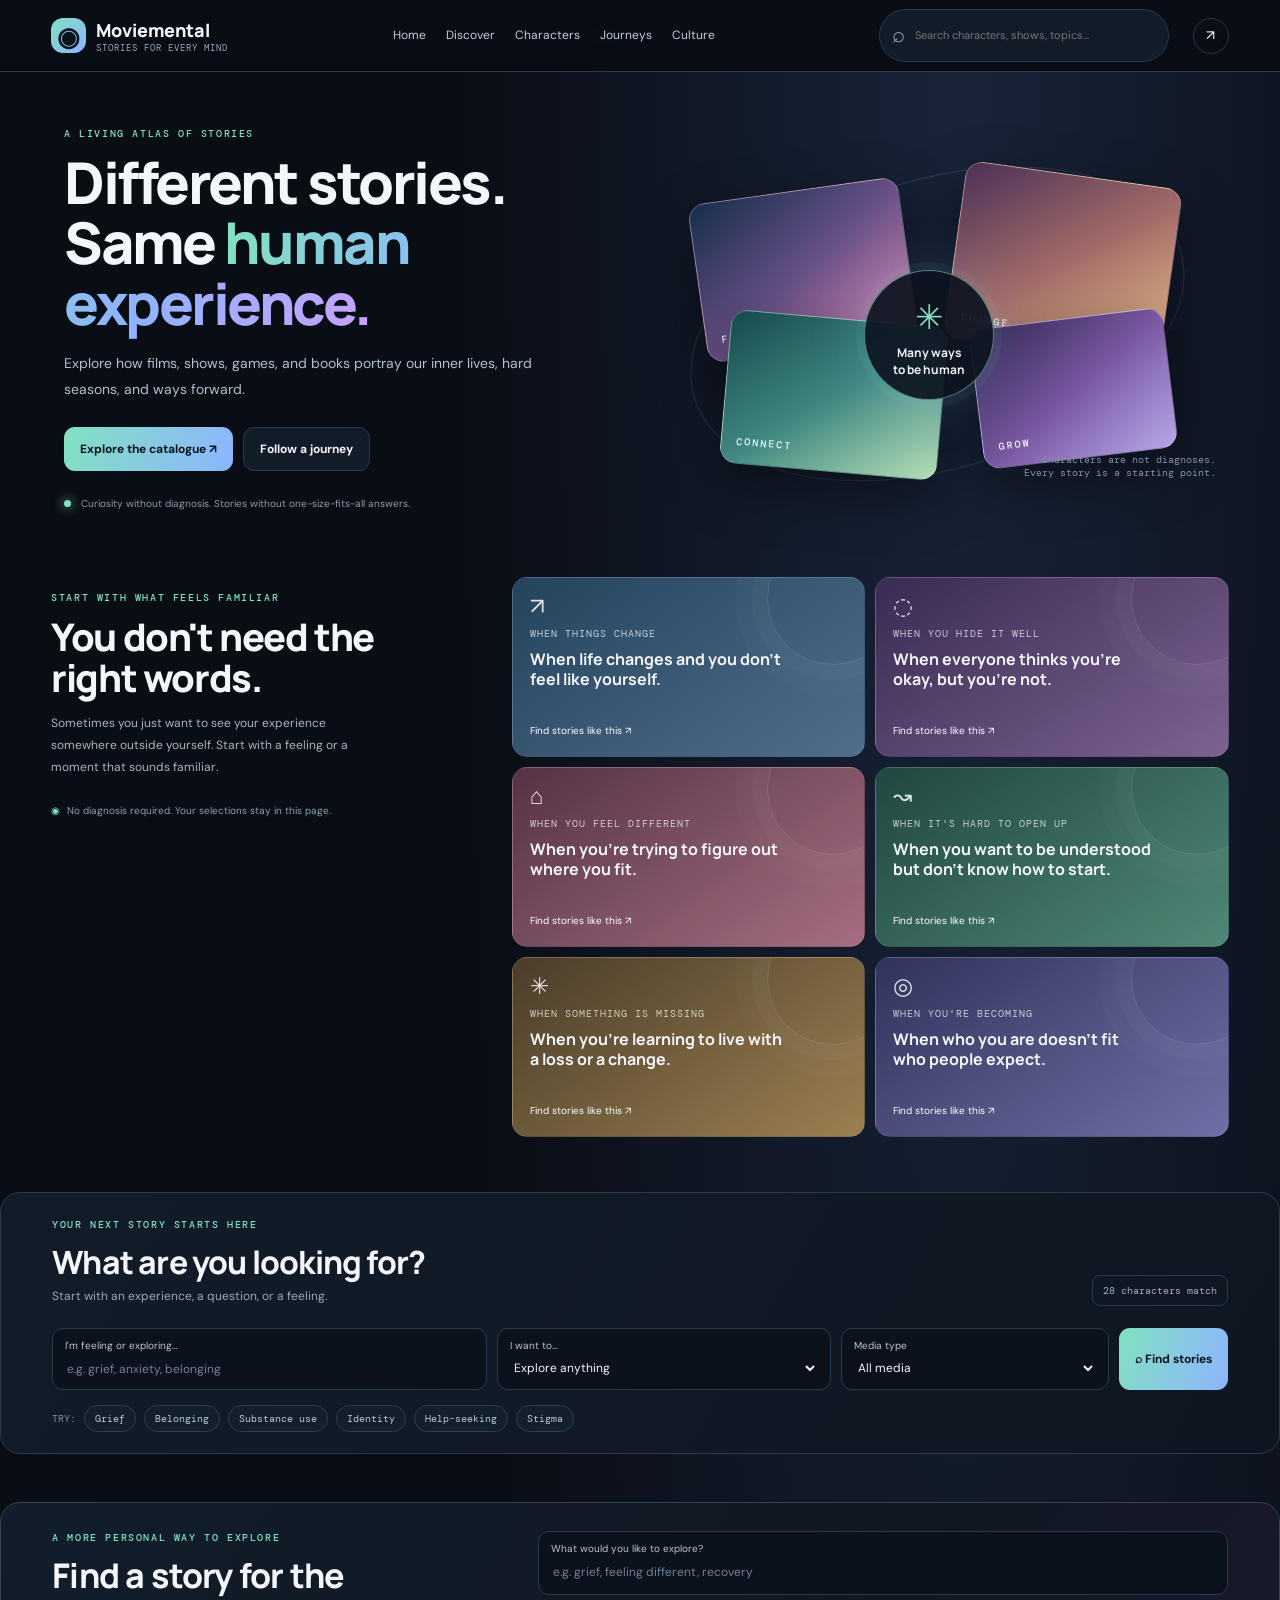
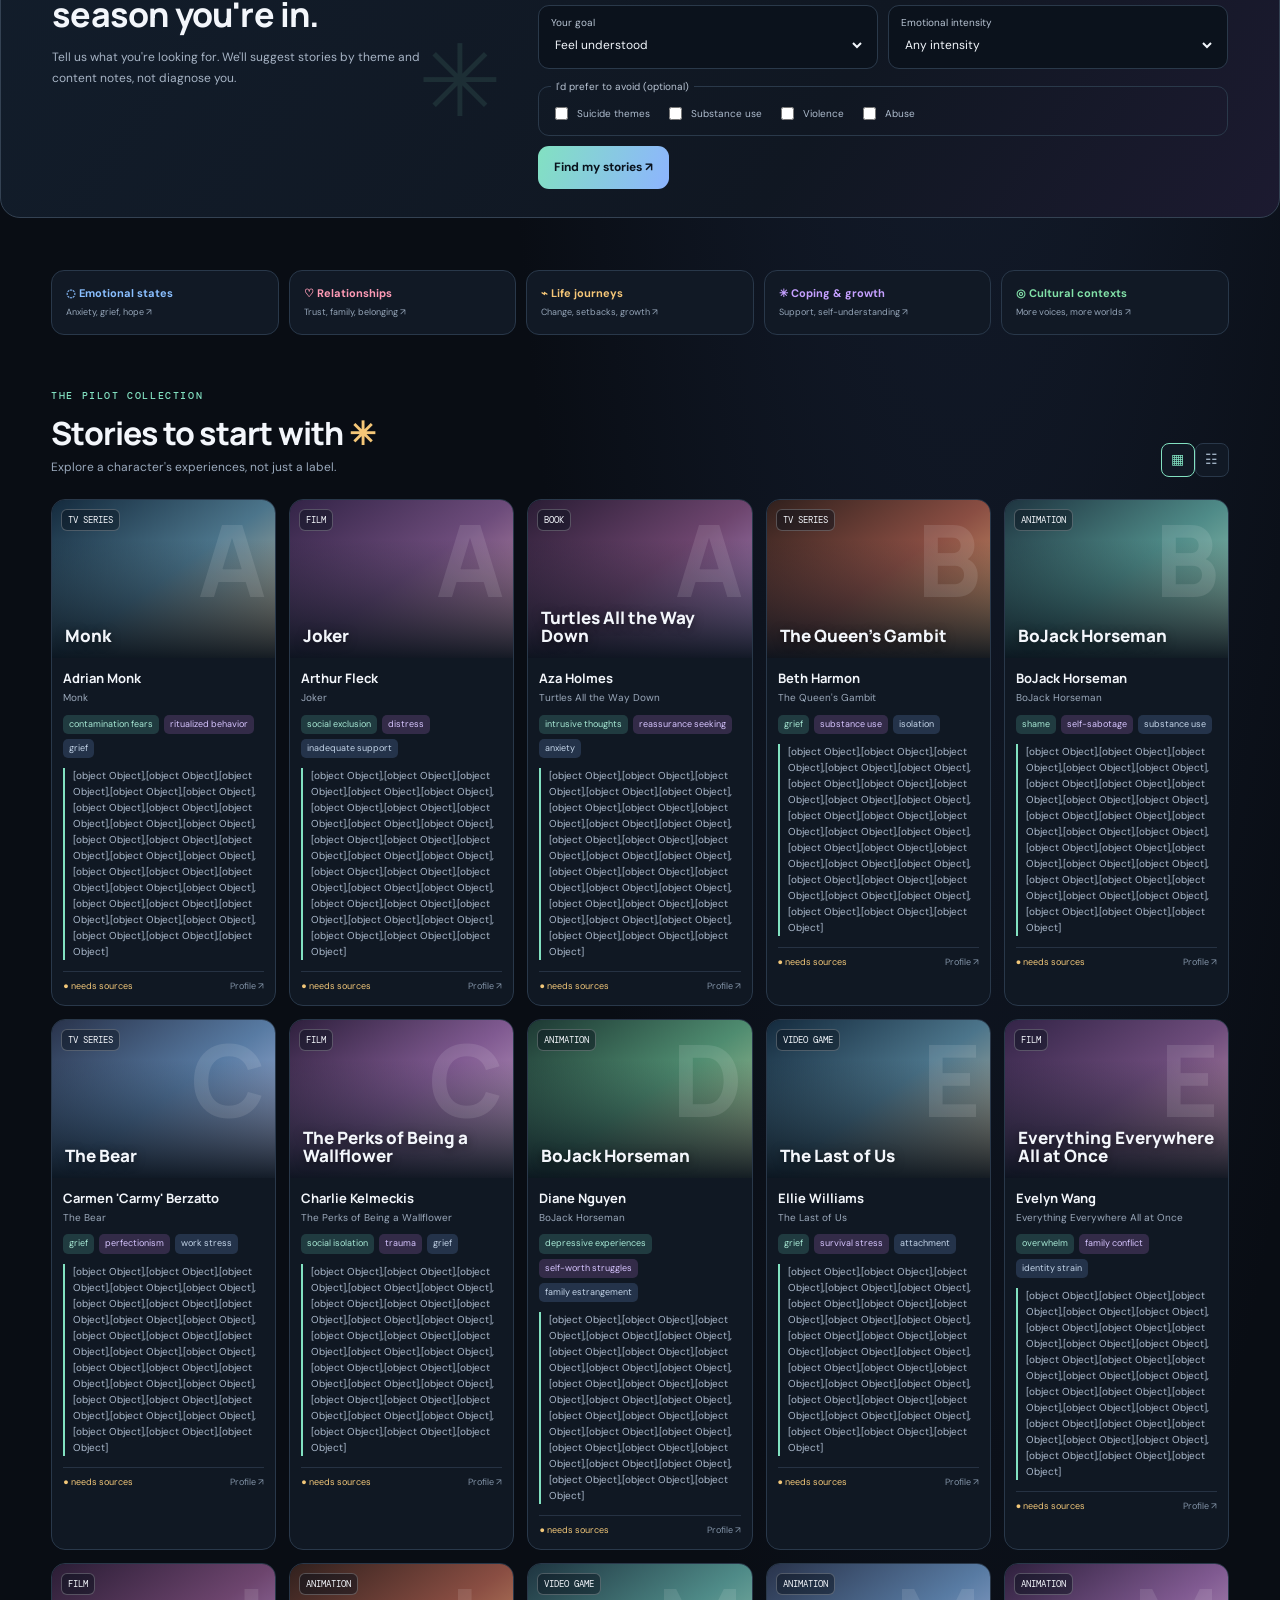
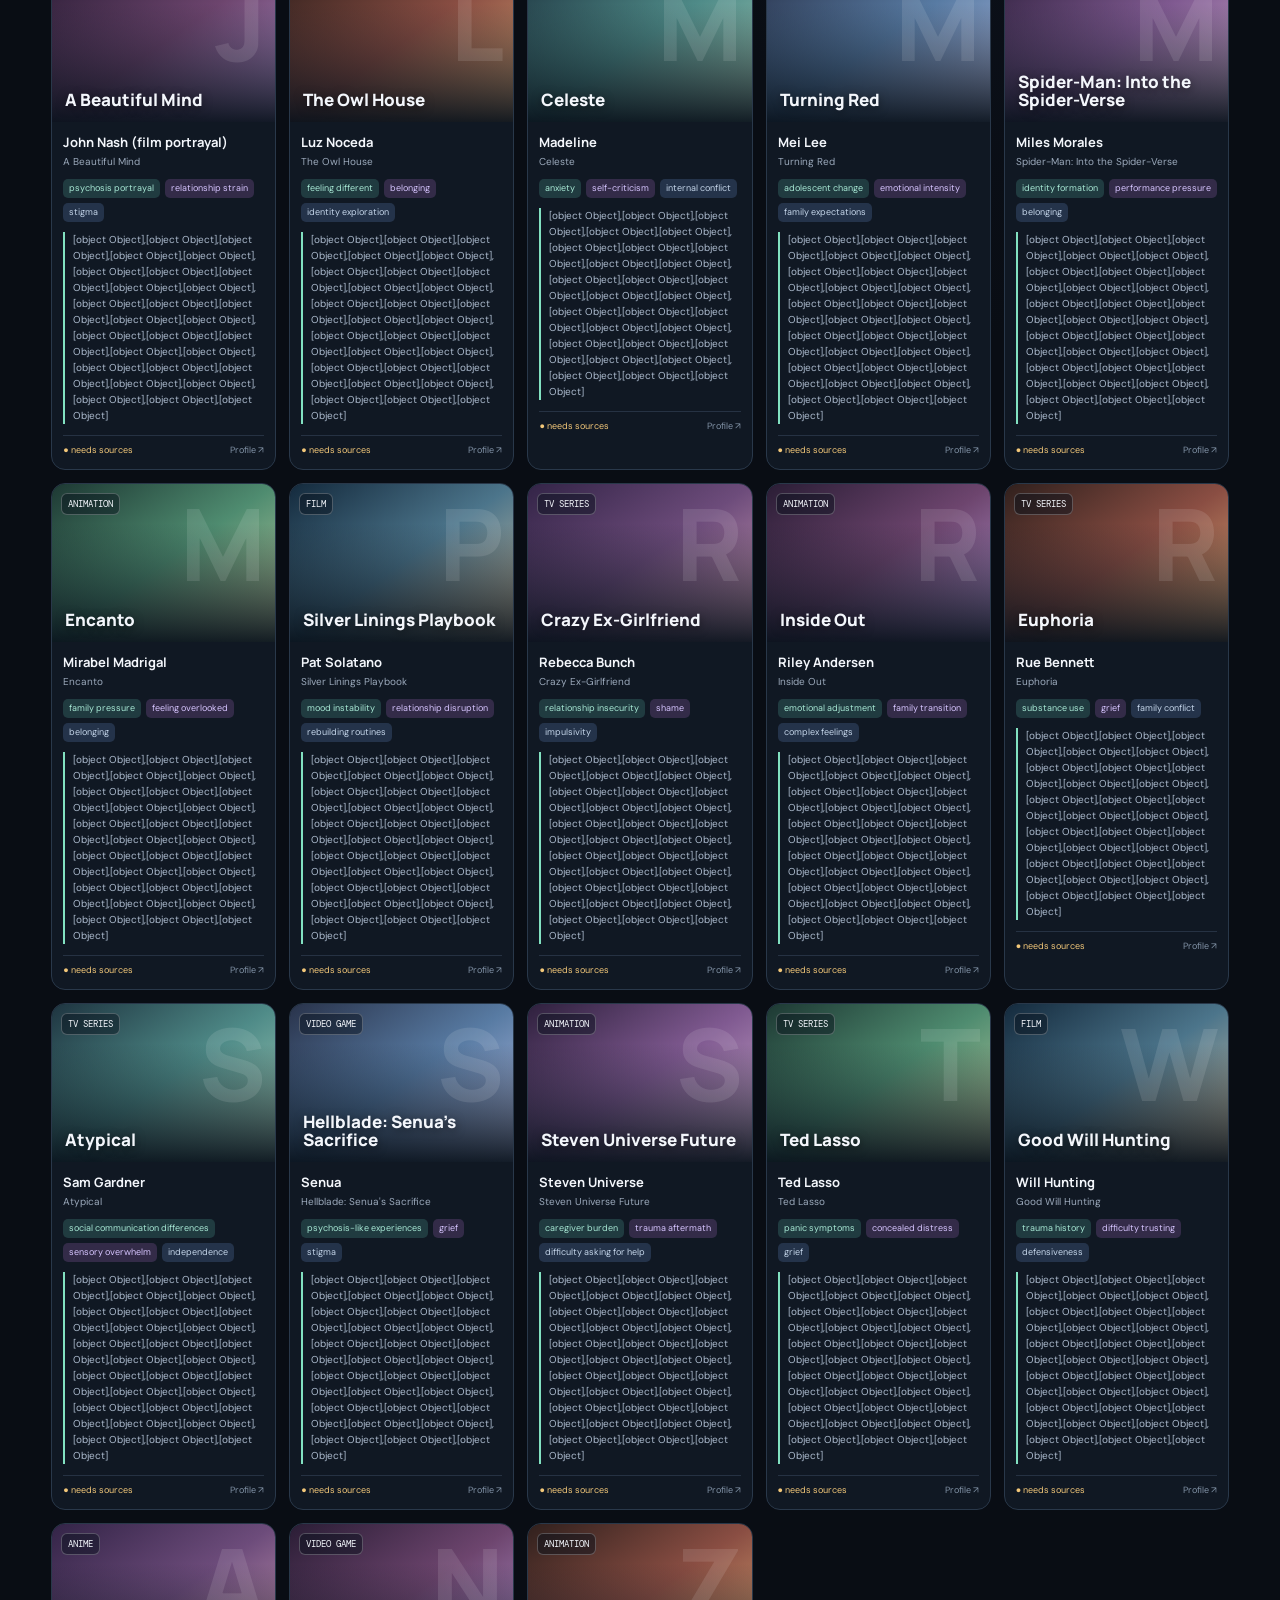
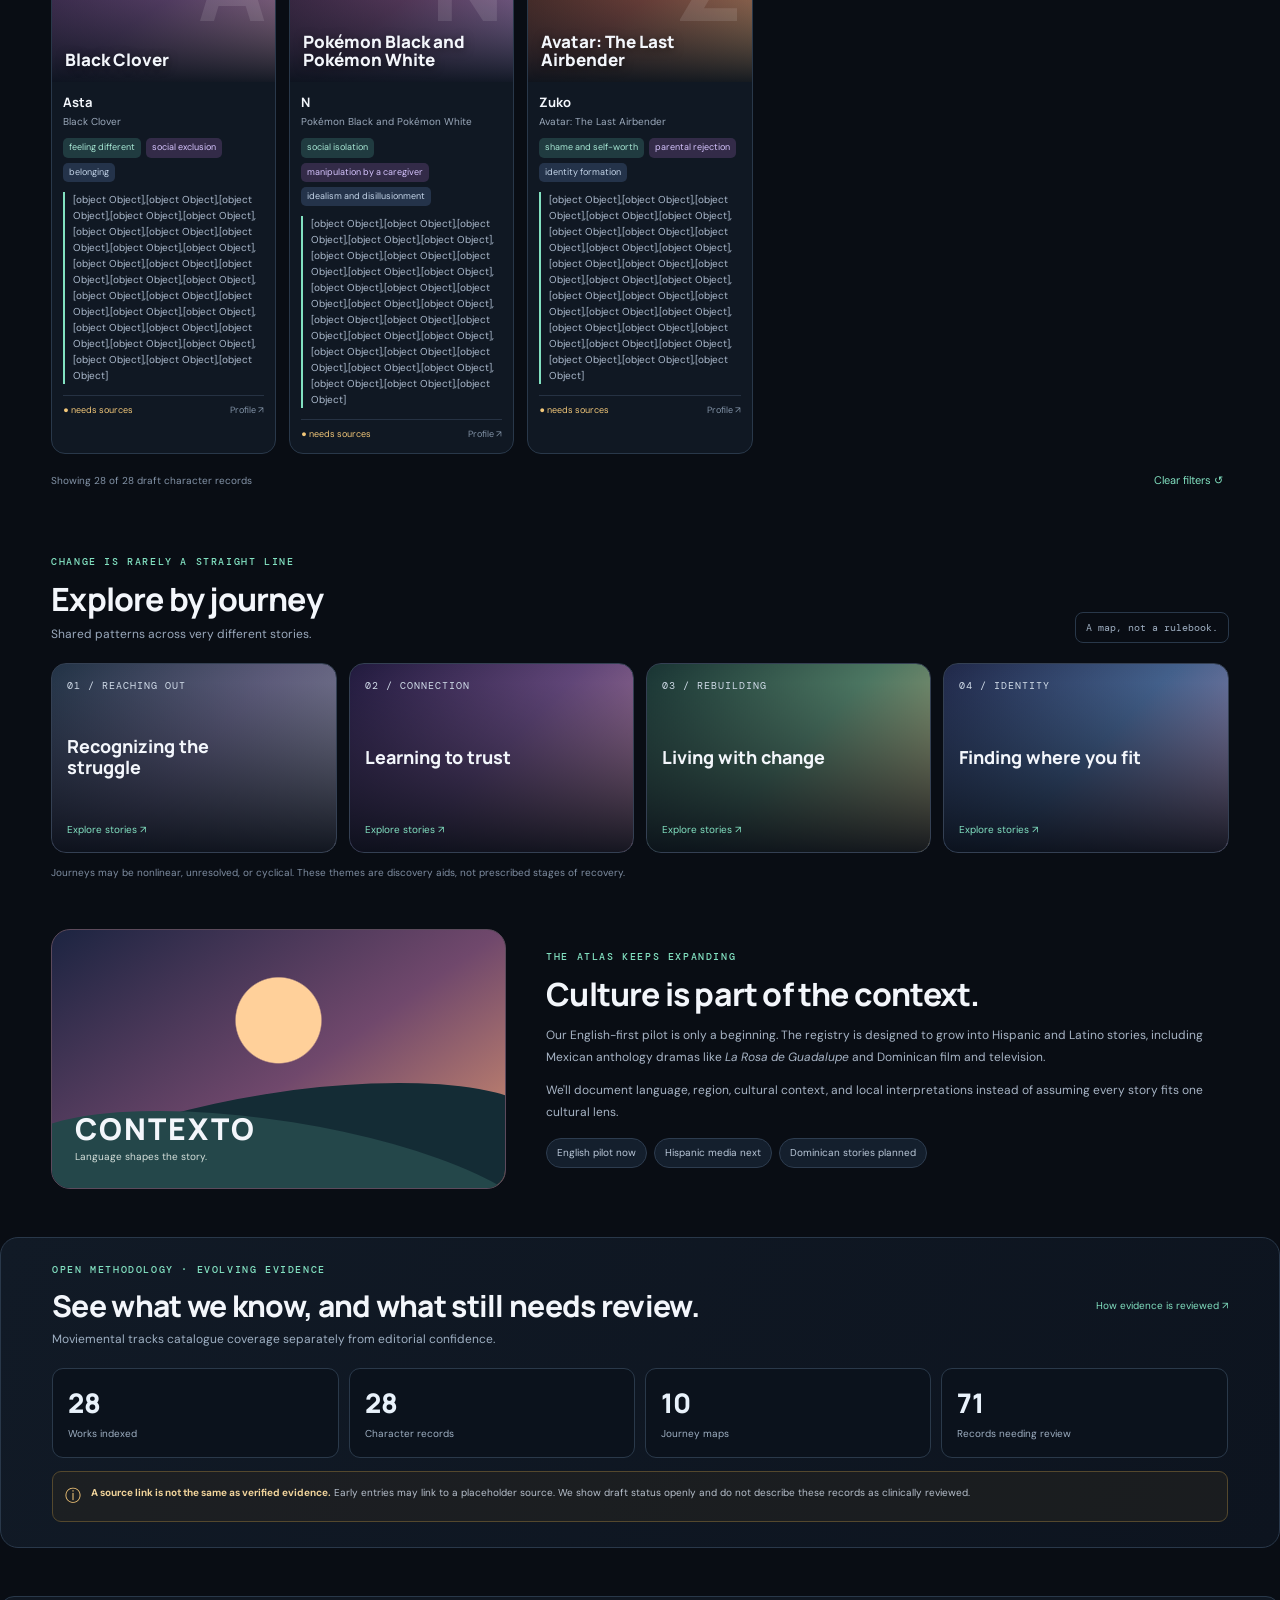
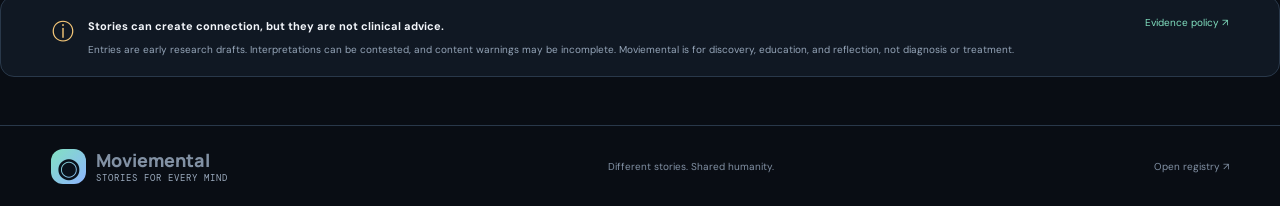
<file: index.html>
<!doctype html><html lang="en"><head><meta charset="utf-8"><meta name="viewport" content="width=device-width,initial-scale=1"><meta name="theme-color" content="#090d14"><meta name="description" content="A psychological media atlas for characters, experiences, and life journeys."><title>Moviemental — Stories for every mind</title><link rel="stylesheet" href="assets/css/site.css"></head><body>
<a class="skip" href="#main">Skip to content</a><header class="nav"><a class="brand" href="#home"><span class="logo">◉</span><span>Moviemental<small>STORIES FOR EVERY MIND</small></span></a><nav id="navlinks"><a href="#home">Home</a><a href="#discover">Discover</a><a href="#characters">Characters</a><a href="#journeys">Journeys</a><a href="#culture">Culture</a></nav><label class="global-search">⌕ <input id="global-search" placeholder="Search characters, shows, topics…" aria-label="Search"></label><a class="github" href="https://github.com/Luisv8181/moviemental" aria-label="GitHub repository">↗</a><button class="menu" id="menu">☰</button></header>
<main id="main"><section class="hero" id="home"><div class="hero-copy"><p class="eyebrow">A living atlas of stories</p><h1>Different stories.<br>Same <em>human experience.</em></h1><p class="lead">Explore how films, shows, games, and books portray our inner lives, hard seasons, and ways forward.</p><div class="actions"><a class="button primary" href="#discover">Explore the catalogue ↗</a><a class="button" href="#journeys">Follow a journey</a></div><p class="note"><i></i> Curiosity without diagnosis. Stories without one-size-fits-all answers.</p></div><div class="art"><div class="orbit"></div><div class="tile t1">FEEL</div><div class="tile t2">CHANGE</div><div class="tile t3">CONNECT</div><div class="tile t4">GROW</div><div class="core">✳<small>Many ways<br>to be human</small></div><p class="art-note">Characters are not diagnoses.<br>Every story is a starting point.</p></div></section>
<section class="recognition" id="recognition"><div class="recognition-intro"><p class="eyebrow">Start with what feels familiar</p><h2>You don't need the right words.</h2><p>Sometimes you just want to see your experience somewhere outside yourself. Start with a feeling or a moment that sounds familiar.</p><span class="privacy-note"><span>◉</span> No diagnosis required. Your selections stay in this page.</span></div><div class="recognition-grid"><button class="recognition-card rc-blue" data-recognition="family transition" data-label="family change"><span class="recognition-icon">↗</span><small>WHEN THINGS CHANGE</small><b>When life changes and you don't feel like yourself.</b><span class="recognition-link">Find stories like this ↗</span></button><button class="recognition-card rc-lilac" data-recognition="hidden distress" data-label="hidden distress"><span class="recognition-icon">◌</span><small>WHEN YOU HIDE IT WELL</small><b>When everyone thinks you're okay, but you're not.</b><span class="recognition-link">Find stories like this ↗</span></button><button class="recognition-card rc-rose" data-recognition="belonging" data-label="belonging"><span class="recognition-icon">⌂</span><small>WHEN YOU FEEL DIFFERENT</small><b>When you're trying to figure out where you fit.</b><span class="recognition-link">Find stories like this ↗</span></button><button class="recognition-card rc-green" data-recognition="trust" data-label="trust"><span class="recognition-icon">↝</span><small>WHEN IT'S HARD TO OPEN UP</small><b>When you want to be understood but don't know how to start.</b><span class="recognition-link">Find stories like this ↗</span></button><button class="recognition-card rc-gold" data-recognition="grief" data-label="grief"><span class="recognition-icon">✳</span><small>WHEN SOMETHING IS MISSING</small><b>When you're learning to live with a loss or a change.</b><span class="recognition-link">Find stories like this ↗</span></button><button class="recognition-card rc-violet" data-recognition="identity" data-label="identity"><span class="recognition-icon">◎</span><small>WHEN YOU'RE BECOMING</small><b>When who you are doesn't fit who people expect.</b><span class="recognition-link">Find stories like this ↗</span></button></div></section>
<section class="finder" id="discover"><div class="split"><div><p class="eyebrow">Your next story starts here</p><h2>What are you looking for?</h2><p>Start with an experience, a question, or a feeling.</p></div><span class="count" id="result-count">Loading pilot…</span></div><form id="filters"><label class="field wide"><small>I'm feeling or exploring…</small><input id="experience" placeholder="e.g. grief, anxiety, belonging"></label><label class="field"><small>I want to…</small><select id="goal"><option value="">Explore anything</option><option value="feel">Feel understood</option><option value="understand">Understand an experience</option><option value="coping">Explore coping and change</option><option value="representation">Study representation</option></select></label><label class="field"><small>Media type</small><select id="media"><option value="">All media</option><option value="film">Film</option><option value="television_series">TV</option><option value="animation">Animation</option><option value="video_game">Video game</option><option value="book">Book</option></select></label><button class="button primary find" type="submit">⌕ Find stories</button></form><div class="quick"><span>TRY:</span><button data-query="grief">Grief</button><button data-query="belonging">Belonging</button><button data-query="substance use">Substance use</button><button data-query="identity">Identity</button><button data-query="help-seeking">Help-seeking</button><button data-query="stigma">Stigma</button></div></section>
<section class="recommend-panel" id="recommend"><div class="recommend-copy"><p class="eyebrow">A more personal way to explore</p><h2>Find a story for the season you're in.</h2><p>Tell us what you're looking for. We'll suggest stories by theme and content notes, not diagnose you.</p><div class="recommend-mark">✳</div></div><form id="recommend-form" class="recommend-form"><label class="field"><small>What would you like to explore?</small><input id="recommend-topic" placeholder="e.g. grief, feeling different, recovery"></label><label class="field"><small>Your goal</small><select id="recommend-goal"><option value="feel">Feel understood</option><option value="understand">Understand an experience</option><option value="coping">Explore coping and change</option><option value="representation">Study representation</option></select></label><label class="field"><small>Emotional intensity</small><select id="recommend-intensity"><option value="any">Any intensity</option><option value="gentle">Prefer gentler stories</option><option value="moderate">Moderate intensity</option><option value="intense">I can handle intense stories</option></select></label><fieldset class="avoid"><legend>I'd prefer to avoid (optional)</legend><label><input type="checkbox" value="suicide" class="avoid-warning"> Suicide themes</label><label><input type="checkbox" value="substance" class="avoid-warning"> Substance use</label><label><input type="checkbox" value="violence" class="avoid-warning"> Violence</label><label><input type="checkbox" value="abuse" class="avoid-warning"> Abuse</label></fieldset><button class="button primary" type="submit">Find my stories ↗</button></form><div id="recommend-results" class="recommend-results" aria-live="polite" hidden></div></section>
<section class="topics"><button class="topic blue" data-query="anxiety"><b>◌ Emotional states</b><small>Anxiety, grief, hope ↗</small></button><button class="topic pink" data-query="relationship"><b>♡ Relationships</b><small>Trust, family, belonging ↗</small></button><button class="topic gold" data-query="journey"><b>⌁ Life journeys</b><small>Change, setbacks, growth ↗</small></button><button class="topic purple" data-query="coping"><b>✳ Coping & growth</b><small>Support, self-understanding ↗</small></button><button class="topic green" id="culture-topic"><b>◎ Cultural contexts</b><small>More voices, more worlds ↗</small></button></section>
<section class="catalogue" id="characters"><div class="split"><div><p class="eyebrow">The pilot collection</p><h2>Stories to start with <span class="spark">✳</span></h2><p>Explore a character's experiences, not just a label.</p></div><div><button class="view active" id="grid-view" aria-label="Grid view">▦</button><button class="view" id="list-view" aria-label="List view">☷</button></div></div><div class="cards" id="character-grid"><div class="loading">Loading the story registry…</div></div><p id="empty" class="empty" hidden>No matches yet. Try a broader experience or clear a filter.</p><div class="bottom"><span id="shown-count"></span><button id="clear">Clear filters ↺</button></div></section>
<section class="journeys" id="journeys"><div class="split"><div><p class="eyebrow">Change is rarely a straight line</p><h2>Explore by journey</h2><p>Shared patterns across very different stories.</p></div><span class="count">A map, not a rulebook.</span></div><div class="journey-grid"><a class="journey j1" href="#discover" data-query="help-seeking"><small>01 / REACHING OUT</small><b>Recognizing the struggle</b><span>Explore stories ↗</span></a><a class="journey j2" href="#discover" data-query="trust"><small>02 / CONNECTION</small><b>Learning to trust</b><span>Explore stories ↗</span></a><a class="journey j3" href="#discover" data-query="grief"><small>03 / REBUILDING</small><b>Living with change</b><span>Explore stories ↗</span></a><a class="journey j4" href="#discover" data-query="belonging"><small>04 / IDENTITY</small><b>Finding where you fit</b><span>Explore stories ↗</span></a></div><p class="fine">Journeys may be nonlinear, unresolved, or cyclical. These themes are discovery aids, not prescribed stages of recovery.</p></section>
<section class="culture-section" id="culture"><div class="culture-art"><span>CONTEXTO</span><small>Language shapes the story.</small></div><div><p class="eyebrow">The atlas keeps expanding</p><h2>Culture is part of the context.</h2><p>Our English-first pilot is only a beginning. The registry is designed to grow into Hispanic and Latino stories, including Mexican anthology dramas like <i>La Rosa de Guadalupe</i> and Dominican film and television.</p><p>We'll document language, region, cultural context, and local interpretations instead of assuming every story fits one cultural lens.</p><div class="pills"><span>English pilot now</span><span>Hispanic media next</span><span>Dominican stories planned</span></div></div></section>
<section class="quality" id="quality"><div class="split"><div><p class="eyebrow">Open methodology · evolving evidence</p><h2>See what we know, and what still needs review.</h2><p>Moviemental tracks catalogue coverage separately from editorial confidence.</p></div><a href="https://github.com/Luisv8181/moviemental/blob/main/docs/EVIDENCE_POLICY.md" class="quality-link">How evidence is reviewed ↗</a></div><div class="quality-stats" id="quality-stats" aria-live="polite"><div class="quality-stat"><strong>—</strong><span>Works indexed</span></div><div class="quality-stat"><strong>—</strong><span>Character records</span></div><div class="quality-stat"><strong>—</strong><span>Journey maps</span></div><div class="quality-stat"><strong>—</strong><span>Records needing review</span></div></div><div class="quality-note"><span>ⓘ</span><p><b>A source link is not the same as verified evidence.</b> Early entries may link to a placeholder source. We show draft status openly and do not describe these records as clinically reviewed.</p></div></section>
<section class="disclaimer"><span>ⓘ</span><div><b>Stories can create connection, but they are not clinical advice.</b><p>Entries are early research drafts. Interpretations can be contested, and content warnings may be incomplete. Moviemental is for discovery, education, and reflection, not diagnosis or treatment.</p></div><a href="https://github.com/Luisv8181/moviemental/blob/main/docs/EVIDENCE_POLICY.md">Evidence policy ↗</a></section></main><footer><a class="brand" href="#home"><span class="logo">◉</span><span>Moviemental<small>STORIES FOR EVERY MIND</small></span></a><span>Different stories. Shared humanity.</span><a href="https://github.com/Luisv8181/moviemental">Open registry ↗</a></footer>
<dialog id="detail"><button id="close" class="close">×</button><div id="detail-content"></div></dialog><script src="assets/js/app.js" defer></script></body></html>
</file>
<file: assets/css/site.css>
@import url('https://fonts.googleapis.com/css2?family=DM+Mono:wght@400;500&family=DM+Sans:wght@400;500;700&family=Manrope:wght@400;600;700;800&display=swap');:root{--bg:#090d14;--panel:#111a26;--line:#29384a;--text:#f3f6fb;--muted:#9aa9bc;--mint:#82e1c1;--blue:#8db4ff}*{box-sizing:border-box}html{scroll-behavior:smooth;scroll-padding-top:85px}body{margin:0;background:radial-gradient(ellipse at 75% 0,#19243a,transparent 38%),var(--bg);color:var(--text);font:14px 'DM Sans',sans-serif;line-height:1.55}a{color:inherit;text-decoration:none}button,input,select{font:inherit}button{cursor:pointer}.skip{position:absolute;left:-9999px}.skip:focus{left:8px;top:8px;z-index:99;background:white;color:black;padding:8px}.nav{height:72px;position:sticky;top:0;z-index:10;display:flex;align-items:center;gap:24px;padding:0 clamp(16px,4vw,60px);background:#090d14ed;border-bottom:1px solid var(--line);backdrop-filter:blur(16px)}.brand{display:flex;align-items:center;gap:10px;font:800 18px Manrope,sans-serif;white-space:nowrap}.brand small{display:block;color:var(--muted);font:9px 'DM Mono',monospace;letter-spacing:1px}.logo{display:grid;place-items:center;width:35px;height:35px;border-radius:12px;background:linear-gradient(135deg,var(--mint),var(--blue));color:#09111c;font-size:26px}.nav nav{display:flex;gap:20px;margin:auto;font-size:12px;color:#c5cfdd}.nav nav a:hover{color:var(--mint)}.global-search{display:flex;align-items:center;gap:8px;border:1px solid var(--line);background:#121c29;border-radius:99px;padding:8px 12px;color:#9baec3;font-size:22px;min-width:190px;max-width:290px;flex:1}.global-search input{min-width:0;width:100%;border:0;outline:0;background:transparent;color:white;font-size:11px}.github,.menu{border:1px solid var(--line);border-radius:50%;width:36px;height:36px;display:grid;place-items:center;background:transparent;color:white}.menu{display:none}.hero{max-width:1400px;margin:auto;min-height:420px;padding:55px clamp(20px,5vw,70px);display:grid;grid-template-columns:1fr 1fr;gap:35px;align-items:center}.eyebrow{font:500 10px 'DM Mono',monospace;letter-spacing:1.6px;color:var(--mint);text-transform:uppercase;margin:0 0 12px}.hero h1{font:800 clamp(38px,4.5vw,62px)/1.05 Manrope,sans-serif;letter-spacing:-2.5px;margin:0 0 18px}.hero h1 em{font-style:normal;background:linear-gradient(90deg,var(--mint),var(--blue),#c6a2ff);background-clip:text;color:transparent}.lead{max-width:480px;color:#b3c0d0;line-height:1.8}.actions{display:flex;gap:10px;flex-wrap:wrap;margin:25px 0}.button{display:inline-flex;align-items:center;justify-content:center;border:1px solid var(--line);border-radius:11px;padding:12px 16px;background:#121c29;color:#f2f6fb;font-size:12px;font-weight:700}.primary{background:linear-gradient(110deg,var(--mint),var(--blue));color:#09121d;border:0}.note{font-size:10px;color:#8d9db0}.note i{display:inline-block;width:7px;height:7px;background:var(--mint);border-radius:50%;margin-right:7px;box-shadow:0 0 12px var(--mint)}.art{height:320px;position:relative;isolation:isolate}.orbit{position:absolute;inset:15px 25px;border:1px solid #86a5c533;border-radius:50%;transform:rotate(-17deg)}.tile{position:absolute;display:flex;align-items:flex-end;padding:15px;border:1px solid #ffffff35;border-radius:17px;box-shadow:0 20px 55px #0007;font:500 10px 'DM Mono',monospace;letter-spacing:2px}.t1{left:7%;top:8%;width:38%;height:50%;transform:rotate(-8deg);background:linear-gradient(145deg,#172e4b,#665087,#df8db2)}.t2{right:8%;top:3%;width:39%;height:56%;transform:rotate(8deg);background:linear-gradient(145deg,#4b3158,#a36b68,#e9c28c)}.t3{left:12%;bottom:4%;width:39%;height:48%;transform:rotate(5deg);background:linear-gradient(145deg,#174a4e,#3f8780,#b5dfb7)}.t4{right:8%;bottom:8%;width:35%;height:44%;transform:rotate(-7deg);background:linear-gradient(145deg,#30284e,#7756a0,#b7a7e9)}.core{position:absolute;left:37%;top:33%;width:130px;height:130px;border-radius:50%;display:flex;flex-direction:column;justify-content:center;align-items:center;text-align:center;background:#0d1521ed;border:1px solid #82e1c188;box-shadow:0 0 0 8px #82e1c10c,0 0 60px #7fa9ff33;font-size:34px;color:var(--mint)}.core small{font:700 12px Manrope,sans-serif;color:#f1f4fa}.art-note{position:absolute;right:0;bottom:-5px;color:#8292a7;font:10px 'DM Mono',monospace;text-align:right}.finder,.catalogue,.journeys,.culture-section,.disclaimer{max-width:1320px;margin:0 auto 48px;padding-left:clamp(18px,4vw,52px);padding-right:clamp(18px,4vw,52px)}.finder{padding-top:25px;padding-bottom:21px;background:linear-gradient(120deg,#121c29,#0e1621);border:1px solid #2b394b;border-radius:20px}.split{display:flex;align-items:flex-end;justify-content:space-between;gap:20px}.split h2,.catalogue h2,.journeys h2,.culture-section h2{font:750 clamp(24px,2.5vw,32px)/1.2 Manrope,sans-serif;letter-spacing:-.8px;margin:0 0 6px}.split p:not(.eyebrow){margin:0;color:var(--muted);font-size:12px}.count{font:10px 'DM Mono',monospace;color:#a0b0c3;border:1px solid var(--line);padding:8px 10px;border-radius:8px;white-space:nowrap}.finder form{display:grid;grid-template-columns:1.3fr 1fr .8fr auto;gap:10px;margin-top:22px}.field{display:flex;flex-direction:column;gap:6px;background:#0b121c;border:1px solid #2a394a;border-radius:11px;padding:9px 12px;min-width:0}.field small{font-size:10px;color:#b9c5d4}.field input,.field select{width:100%;min-width:0;background:transparent;border:0;outline:0;color:#f2f6fb;font-size:12px}.field option{background:#111a26}.field input::placeholder{color:#6f8195}.find{white-space:nowrap}.quick{display:flex;align-items:center;gap:8px;flex-wrap:wrap;margin-top:15px;font:10px 'DM Mono',monospace;color:#7f91a6}.quick button,.pills span{border:1px solid #2d3c4f;background:#141f2d;color:#bac8d9;border-radius:99px;padding:6px 10px;font-size:10px}.quick button:hover{border-color:var(--mint);color:white}.topics{max-width:1320px;margin:14px auto 54px;padding:0 clamp(18px,4vw,52px);display:grid;grid-template-columns:repeat(5,1fr);gap:10px}.topic{display:flex;flex-direction:column;align-items:flex-start;gap:4px;text-align:left;border:1px solid var(--line);background:#111925;border-radius:13px;padding:14px;color:#f1f5fa}.topic b{font-size:11px}.topic small{font-size:9px;color:#95a5b8}.blue b{color:#8abfff}.pink b{color:#ff9bb6}.gold b{color:#f6c778}.purple b{color:#c5a0ff}.green b{color:#82e1a8}.catalogue .split{margin-bottom:22px}.spark{color:#f5c778}.view{width:34px;height:34px;border:1px solid var(--line);border-radius:8px;background:#111925;color:#9eafc1}.view.active{border-color:var(--mint);color:var(--mint)}.cards{display:grid;grid-template-columns:repeat(5,minmax(0,1fr));gap:13px}.character-card{min-width:0;overflow:hidden;border:1px solid #29384a;border-radius:14px;background:#101823;cursor:pointer;transition:transform .2s,border .2s}.character-card:hover{transform:translateY(-4px);border-color:#7896b7}.poster{height:158px;position:relative;display:flex;align-items:flex-end;padding:13px;background:var(--poster);isolation:isolate;overflow:hidden}.poster:before{content:'';position:absolute;inset:0;z-index:-1;background:linear-gradient(180deg,transparent 25%,#07101aee)}.poster:after{content:attr(data-symbol);position:absolute;right:9px;top:-10px;z-index:-1;font:800 100px Manrope,sans-serif;color:#ffffff1c}.poster-title{font:800 17px/1.05 Manrope,sans-serif;text-shadow:0 2px 10px #0008}.media-badge{position:absolute;top:9px;left:9px;padding:4px 6px;border:1px solid #ffffff3d;background:#07101a77;border-radius:6px;font:9px 'DM Mono',monospace;text-transform:uppercase}.card-body{padding:11px}.card-body h3{font:700 13px Manrope,sans-serif;margin:0 0 3px}.work-title{font-size:10px;color:#9ba9bb;margin:0 0 9px}.tags{display:flex;flex-wrap:wrap;gap:5px}.tag{border-radius:5px;background:#203b40;color:#a8e9d5;padding:4px 6px;font-size:9px;line-height:1.25}.tag:nth-child(3n+2){background:#332b48;color:#d7c5ff}.tag:nth-child(3n){background:#24334a;color:#c4d5e9}.card-foot{display:flex;justify-content:space-between;border-top:1px solid #263243;margin-top:11px;padding-top:8px;font-size:9px;color:#8293a7}.status{color:#f2c779}.cards.list{grid-template-columns:1fr 1fr}.cards.list .character-card{display:grid;grid-template-columns:130px 1fr}.cards.list .poster{height:100%;min-height:155px}.loading,.empty{grid-column:1/-1;text-align:center;padding:35px;border:1px dashed var(--line);border-radius:14px;color:var(--muted)}.bottom{display:flex;justify-content:space-between;align-items:center;margin-top:17px;color:#8494a8;font-size:10px}.bottom button{border:0;background:none;color:var(--mint);font-size:11px}.journeys{margin-top:65px}.journeys .split{margin-bottom:20px}.journey-grid{display:grid;grid-template-columns:repeat(4,1fr);gap:12px}.journey{min-height:190px;display:flex;flex-direction:column;justify-content:space-between;padding:15px;border:1px solid #344053;border-radius:15px;background:var(--journey);position:relative;isolation:isolate;overflow:hidden}.journey:before{content:'';position:absolute;inset:0;z-index:-1;background:linear-gradient(0deg,#070c15ed,#07101a22 90%)}.journey small{font:10px 'DM Mono',monospace;color:#d0dbe8;letter-spacing:1px}.journey b{font:750 18px/1.15 Manrope,sans-serif;max-width:190px}.journey span{font-size:10px;color:var(--mint)}.j1{--journey:linear-gradient(135deg,#26384c,#6a6789,#9c9db0)}.j2{--journey:linear-gradient(135deg,#251c43,#6d4d85,#d69ab9)}.j3{--journey:linear-gradient(135deg,#1c3937,#56856c,#d6c48d)}.j4{--journey:linear-gradient(135deg,#242c50,#4c6c9c,#c6a2cc)}.fine{font-size:10px;color:#7f8ea2;margin-top:12px}.culture-section{display:grid;grid-template-columns:.8fr 1.2fr;gap:40px;align-items:center}.culture-art{height:260px;display:flex;flex-direction:column;justify-content:flex-end;padding:23px;position:relative;overflow:hidden;border:1px solid #5c4a5c;border-radius:19px;background:radial-gradient(circle at 50% 35%,#ffd09a 0 15%,transparent 15.5%),linear-gradient(145deg,#1c2441,#70486c 55%,#db966f)}.culture-art:before,.culture-art:after{content:'';position:absolute;left:-10%;bottom:-60px;width:120%;height:155px;border-radius:50% 50% 0 0;background:#142c35;transform:rotate(-9deg)}.culture-art:after{bottom:-88px;background:#24474a;transform:rotate(9deg)}.culture-art span{z-index:1;font:800 30px Manrope,sans-serif;letter-spacing:2px}.culture-art small{z-index:1;color:#d6e1dc;font-size:10px}.culture-section p:not(.eyebrow){font-size:12px;line-height:1.8;color:#a7b4c5}.pills{display:flex;flex-wrap:wrap;gap:7px;margin-top:15px}.disclaimer{display:flex;gap:14px;align-items:flex-start;padding-top:18px;padding-bottom:18px;border:1px solid var(--line);border-radius:14px;background:#101823}.disclaimer>span{font-size:22px;color:#f5c778}.disclaimer b{font-size:11px}.disclaimer p{font-size:10px;color:#95a5b8;line-height:1.7;margin:5px 0 0}.disclaimer>a{margin-left:auto;white-space:nowrap;color:var(--mint);font-size:10px}footer{display:flex;justify-content:space-between;align-items:center;gap:15px;padding:22px clamp(18px,4vw,60px);border-top:1px solid var(--line);color:#8291a4;font-size:10px}.detail{width:min(640px,calc(100% - 24px));max-height:88vh;overflow:auto;background:#101823;color:#f3f6fb;border:1px solid #394a60;border-radius:19px;padding:25px}.detail::backdrop{background:#02060bdc;backdrop-filter:blur(5px)}.close{float:right;border:1px solid var(--line);background:#182332;color:white;border-radius:50%;font-size:22px;width:35px;height:35px}.detail h2{font:800 26px Manrope,sans-serif;margin:8px 0 4px}.detail p{font-size:12px;line-height:1.8;color:#c1ccda}.detail-block{border-top:1px solid #29384a;padding-top:12px;margin-top:15px}.detail-block h3{font:500 10px 'DM Mono',monospace;color:var(--mint);text-transform:uppercase;letter-spacing:1px}.warning{border:1px solid #755b3c;background:#382a1d66;border-radius:9px;padding:10px;color:#f1c98c;font-size:11px}.draft{font-size:10px!important;color:#f0c37d!important}
@media(max-width:1050px){.nav{gap:12px}.nav nav{gap:12px}.nav nav a{font-size:11px}.finder form{grid-template-columns:1fr 1fr 1fr}.wide{grid-column:span 2}.find{grid-column:span 1}.topics{grid-template-columns:repeat(3,1fr)}.cards{grid-template-columns:repeat(4,minmax(0,1fr))}}@media(max-width:740px){.nav{height:64px;padding:0 13px;gap:9px}.brand{font-size:15px}.logo{width:31px;height:31px}.nav nav{display:none;position:absolute;top:63px;left:0;right:0;background:#0c121c;border-bottom:1px solid var(--line);padding:13px 18px;flex-wrap:wrap}.nav nav.open{display:flex}.global-search{margin-left:auto;min-width:0;max-width:155px;padding:6px 8px}.global-search input{font-size:10px}.github{display:none}.menu{display:grid}.hero{grid-template-columns:1fr;padding-top:38px;gap:0}.hero h1{font-size:43px}.art{height:265px;max-width:470px;width:100%;margin:auto}.finder form{grid-template-columns:1fr 1fr}.wide,.find{grid-column:span 2}.split{align-items:flex-start}.count{font-size:9px}.topics{grid-template-columns:1fr 1fr;margin-bottom:40px}.topic{padding:12px}.topic b{font-size:10px}.cards{grid-template-columns:repeat(2,minmax(0,1fr));gap:9px}.poster{height:145px}.card-body{padding:9px}.journey-grid{grid-template-columns:1fr 1fr}.journey{min-height:160px}.journey b{font-size:15px}.culture-section{grid-template-columns:1fr;gap:20px}.culture-art{height:210px}.disclaimer{flex-wrap:wrap}.disclaimer>a{margin-left:36px}footer{flex-wrap:wrap}.footer-brand{width:100%}}@media(max-width:390px){.brand small{display:none}.global-search{max-width:125px}.hero h1{font-size:36px}.topics{grid-template-columns:1fr}.cards.list .character-card{grid-template-columns:90px 1fr}.cards.list .poster{min-height:160px}.journey{padding:11px;min-height:145px}.journey b{font-size:13px}}

/* Personalized recommendation flow */
.recommend-panel{max-width:1320px;margin:0 auto 52px;padding:28px clamp(18px,4vw,52px);display:grid;grid-template-columns:.8fr 1.2fr;gap:26px;align-items:start;border:1px solid #344253;border-radius:20px;background:linear-gradient(125deg,#121d2b,#101722 65%,#1c1a30);position:relative;overflow:hidden}.recommend-copy{position:relative}.recommend-copy h2{font:750 clamp(24px,2.7vw,34px)/1.16 Manrope,sans-serif;letter-spacing:-.8px;margin:0 0 12px;max-width:390px}.recommend-copy>p:not(.eyebrow){font-size:12px;line-height:1.8;color:#a7b4c5;max-width:390px}.recommend-mark{font-size:100px;line-height:1;color:#82e1c11b;position:absolute;right:10px;bottom:-30px;pointer-events:none}.recommend-form{display:grid;grid-template-columns:1fr 1fr;gap:10px}.recommend-form .field{min-height:64px}.recommend-form .field:first-child{grid-column:span 2}.avoid{grid-column:span 2;border:1px solid #2a394a;border-radius:11px;padding:10px 12px 12px;display:flex;flex-wrap:wrap;gap:9px 15px;margin:0}.avoid legend{font-size:10px;color:#b9c5d4;padding:0 5px}.avoid label{font-size:10px;color:#aebcce;display:flex;align-items:center;gap:6px}.avoid input{accent-color:#82e1c1}.recommend-form>.button{grid-column:span 2;justify-self:start}.recommend-results{grid-column:1/-1;border-top:1px solid #344253;padding-top:20px;margin-top:3px}.recommend-head{margin-bottom:15px}.recommend-head h3{font:750 21px Manrope,sans-serif;margin:0 0 5px}.recommend-head>p:not(.eyebrow){font-size:11px;line-height:1.7;color:#9eafc2;max-width:760px}.recommendation-cards{grid-template-columns:repeat(3,minmax(0,1fr))}.match-reason{border-left:2px solid #82e1c1;padding-left:8px;margin:10px 0 0;color:#aebdd0;font-size:10px;line-height:1.6}.recommendation-cards .poster{height:130px}
@media(max-width:900px){.recommend-panel{grid-template-columns:1fr}.recommend-mark{right:25px;bottom:-12px}.recommend-copy>p:not(.eyebrow){max-width:520px}.recommendation-cards{grid-template-columns:repeat(2,minmax(0,1fr))}}
@media(max-width:520px){.recommend-form{grid-template-columns:1fr}.recommend-form .field:first-child,.avoid,.recommend-form>.button{grid-column:auto}.recommendation-cards{grid-template-columns:1fr 1fr}.recommendation-cards .poster{height:120px}.recommendation-cards .card-body{padding:8px}.recommendation-cards .match-reason{font-size:9px}}


/* Registry transparency dashboard */
.quality{max-width:1320px;margin:0 auto 48px;padding:25px clamp(18px,4vw,52px);border:1px solid #29384a;border-radius:18px;background:linear-gradient(115deg,#111a26,#0d141f)}.quality .split{align-items:center}.quality h2{font:750 clamp(23px,2.4vw,30px)/1.2 Manrope,sans-serif;letter-spacing:-.7px;margin:0 0 6px}.quality .split p:not(.eyebrow){font-size:12px;color:#9eafc2;margin:0}.quality-link{font-size:10px;color:var(--mint);white-space:nowrap}.quality-stats{display:grid;grid-template-columns:repeat(4,1fr);gap:10px;margin-top:20px}.quality-stat{padding:15px;border:1px solid #2a394a;border-radius:11px;background:#0b121c;display:flex;flex-direction:column;gap:5px}.quality-stat strong{font:800 27px Manrope,sans-serif;color:#e9f2fb}.quality-stat span{font-size:10px;color:#9eafc2}.quality-note{display:flex;align-items:flex-start;gap:10px;margin-top:13px;padding:12px;border-radius:9px;background:#2d291f66;border:1px solid #54482d}.quality-note>span{color:#f5c778;font-size:16px}.quality-note p{font-size:10px;line-height:1.7;color:#b7c0cc;margin:0}.quality-note b{color:#f1d49b}
@media(max-width:650px){.quality .split{display:block}.quality-link{display:inline-block;margin-top:12px}.quality-stats{grid-template-columns:1fr 1fr}.quality-stat{padding:12px}.quality-stat strong{font-size:23px}}


/* Experience-first recognition entry point */
.recognition{max-width:1320px;margin:0 auto 55px;padding:0 clamp(18px,4vw,52px);display:grid;grid-template-columns:.75fr 1.25fr;gap:30px;align-items:start}.recognition-intro{position:sticky;top:100px;padding:14px 0}.recognition-intro h2{font:800 clamp(28px,3vw,38px)/1.08 Manrope,sans-serif;letter-spacing:-1.4px;margin:0 0 14px;max-width:360px}.recognition-intro>p:not(.eyebrow){font-size:12px;color:#a6b4c6;line-height:1.85;max-width:340px}.privacy-note{display:inline-flex;align-items:center;gap:7px;font-size:10px;color:#8da0b5;margin-top:12px}.privacy-note span{color:var(--mint)}.recognition-grid{display:grid;grid-template-columns:1fr 1fr;gap:10px}.recognition-card{position:relative;min-height:180px;display:flex;flex-direction:column;align-items:flex-start;text-align:left;gap:9px;padding:17px;border-radius:15px;border:1px solid #ffffff16;overflow:hidden;color:#f7f8fc;background:var(--recognition-bg);transition:transform .18s,border-color .18s}.recognition-card:hover,.recognition-card:focus-visible{transform:translateY(-3px);border-color:#ffffff70;outline:none}.recognition-card:after{content:'';position:absolute;width:130px;height:130px;border-radius:50%;right:-35px;top:-45px;border:1px solid #ffffff20;box-shadow:0 0 0 15px #ffffff06,0 0 0 32px #ffffff04;pointer-events:none}.recognition-icon{font-size:23px;line-height:1;color:#ffffffd9}.recognition-card small{font:10px 'DM Mono',monospace;letter-spacing:1px;color:#ffffffb9}.recognition-card b{font:700 16px/1.28 Manrope,sans-serif;max-width:260px;position:relative;z-index:1}.recognition-link{font-size:10px;color:#fff;margin-top:auto;padding-top:6px}.rc-blue{--recognition-bg:linear-gradient(145deg,#23445d,#526d8d)}.rc-lilac{--recognition-bg:linear-gradient(145deg,#392b53,#7d6392)}.rc-rose{--recognition-bg:linear-gradient(145deg,#553344,#a66e83)}.rc-green{--recognition-bg:linear-gradient(145deg,#204740,#508878)}.rc-gold{--recognition-bg:linear-gradient(145deg,#4a3d2a,#9c8051)}.rc-violet{--recognition-bg:linear-gradient(145deg,#30335b,#6f70a6)}
@media(max-width:800px){.recognition{grid-template-columns:1fr;gap:14px}.recognition-intro{position:static;padding:0}.recognition-intro h2{max-width:600px}.recognition-intro>p:not(.eyebrow){max-width:620px}.recognition-card{min-height:165px}}
@media(max-width:460px){.recognition-grid{grid-template-columns:1fr}.recognition-card{min-height:145px}.recognition-card b{max-width:290px}}
.feature-link{display:inline-block;color:var(--mint);font-weight:700;border-bottom:1px solid var(--mint);padding-bottom:2px}.feature-link:hover{color:white;border-color:white}
</file>
